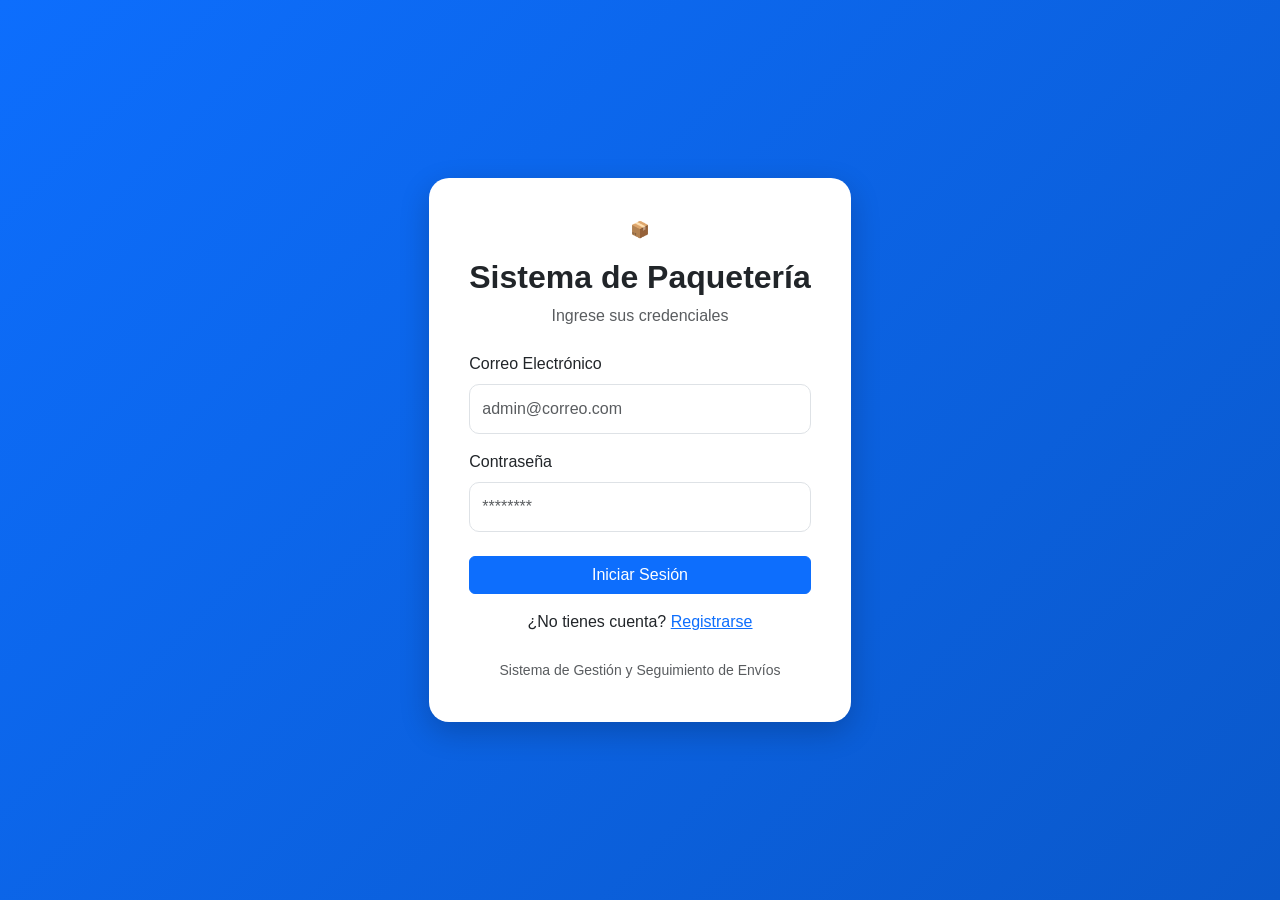
<file: login.html>
<!DOCTYPE html>
<html lang="es">
<head>
    <meta charset="UTF-8">
    <meta name="viewport" content="width=device-width, initial-scale=1.0">
    <title>Sistema de Paquetería</title>
    <link href="https://cdn.jsdelivr.net/npm/bootstrap@5.3.3/dist/css/bootstrap.min.css" rel="stylesheet">
    <link rel="stylesheet" href="css/style.css">
</head>
<body>
    <div class="contenedor-login">
        <div class="login-card">
            <div class="text-center mb-4">
                <div class="circulo-logo">📦</div>
                <h2 class="mt-3 fw-bold">Sistema de Paquetería</h2>
                <p class="text-muted">Ingrese sus credenciales</p>
            </div>
            <form onsubmit="event.preventDefault(); login();">
                <div class="mb-3">
                    <label class="form-label">Correo Electrónico</label>
                    <input type="email" id="email" class="form-control" placeholder="admin@correo.com" required>
                </div>
                <div class="mb-4">
                    <label class="form-label">Contraseña</label>
                    <input type="password" id="password" class="form-control" placeholder="********" required>
                </div>
                <button type="submit" class="btn btn-primary w-100 btn-ingresar">Iniciar Sesión</button>
            </form>
            <div class="text-center mt-3">
                ¿No tienes cuenta? <a href="registro.html">Registrarse</a>
            </div>
            <div class="text-center mt-4">
                <small class="text-muted">Sistema de Gestión y Seguimiento de Envíos</small>
            </div>
        </div>
    </div>
    <script src="js/auth.js"></script>
</body>
</html>
</file>
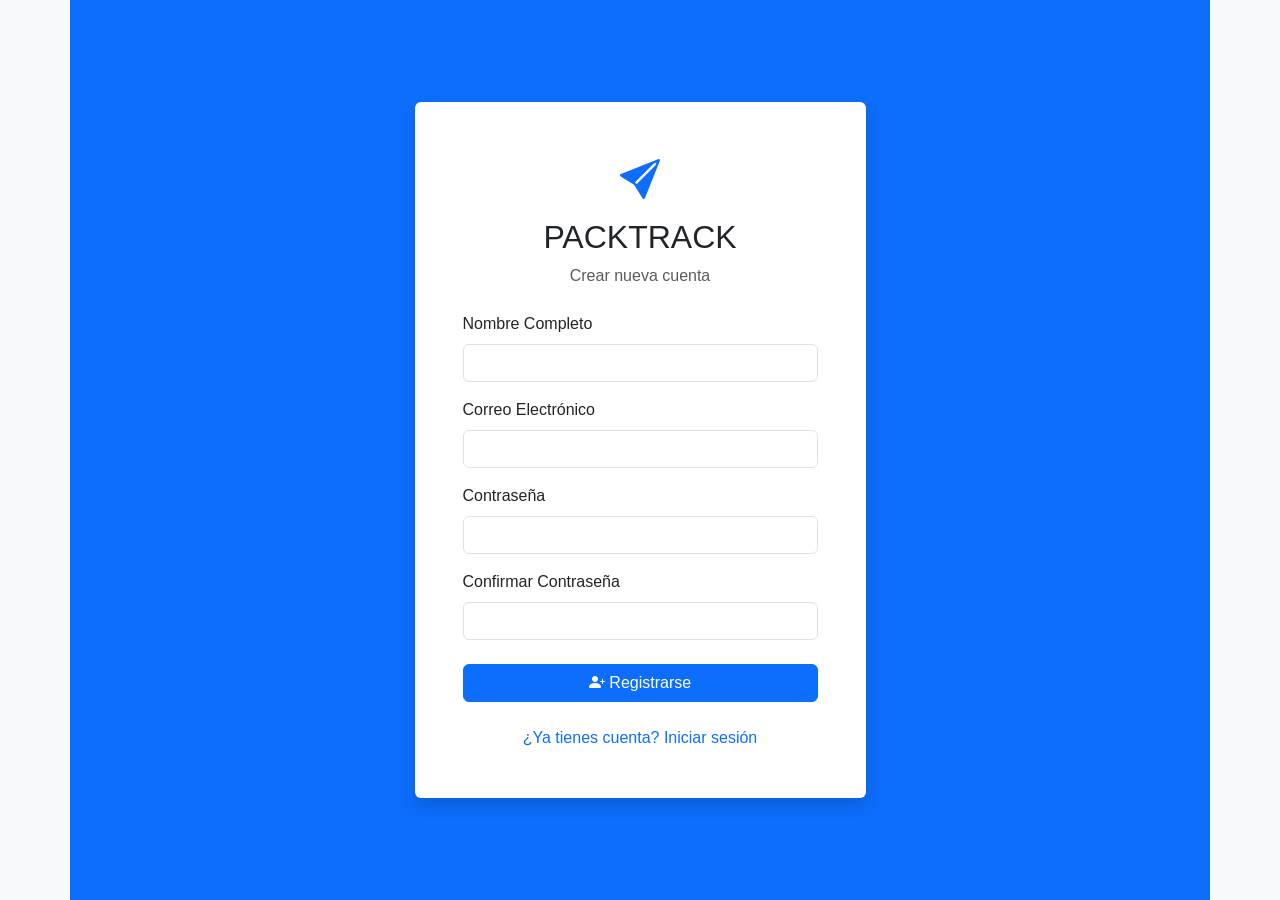
<file: registro.html>
<!DOCTYPE html>
<html lang="es">
<head>
    <meta charset="UTF-8">
    <meta name="viewport" content="width=device-width, initial-scale=1.0">
    <title>Registro | PACKTRACK</title>
    <link href="https://cdn.jsdelivr.net/npm/bootstrap@5.3.3/dist/css/bootstrap.min.css" rel="stylesheet">
    <link rel="stylesheet" href="https://cdn.jsdelivr.net/npm/bootstrap-icons@1.11.3/font/bootstrap-icons.min.css">
    <link rel="stylesheet" href="css/app.css">
</head>
<body class="bg-light">
    <div class="container" style="background-color: #0d6efd;">
        <div class="row justify-content-center align-items-center vh-100">
            <div class="col-md-5">
                <div class="card shadow border-0">
                    <div class="card-body p-5">
                        <div class="text-center mb-4">
                            <i class="bi bi-send-fill fs-1 text-primary"></i>
                            <h2 class="mt-2">PACKTRACK</h2>
                            <p class="text-muted">Crear nueva cuenta</p>
                        </div>
                        <form id="formRegistro">
                            <div class="mb-3">
                                <label class="form-label">Nombre Completo</label>
                                <input type="text" id="nombre" class="form-control" required>
                            </div>
                            <div class="mb-3">
                                <label class="form-label">Correo Electrónico</label>
                                <input type="email" id="email" class="form-control" required>
                            </div>
                            <div class="mb-3">
                                <label class="form-label">Contraseña</label>
                                <input type="password" id="password" class="form-control" required>
                            </div>
                            <div class="mb-4">
                                <label class="form-label">Confirmar Contraseña</label>
                                <input type="password" id="password_confirmation" class="form-control" required>
                            </div>
                            <button type="submit" class="btn btn-primary w-100">
                                <i class="bi bi-person-plus-fill"></i> Registrarse
                            </button>
                        </form>
                        <div class="text-center mt-4">
                            <a href="login.html" class="text-decoration-none">¿Ya tienes cuenta? Iniciar sesión</a>
                        </div>
                    </div>
                </div>
            </div>
        </div>
    </div>
    <script src="js/registro.js"></script>
</body>
</html>
</file>
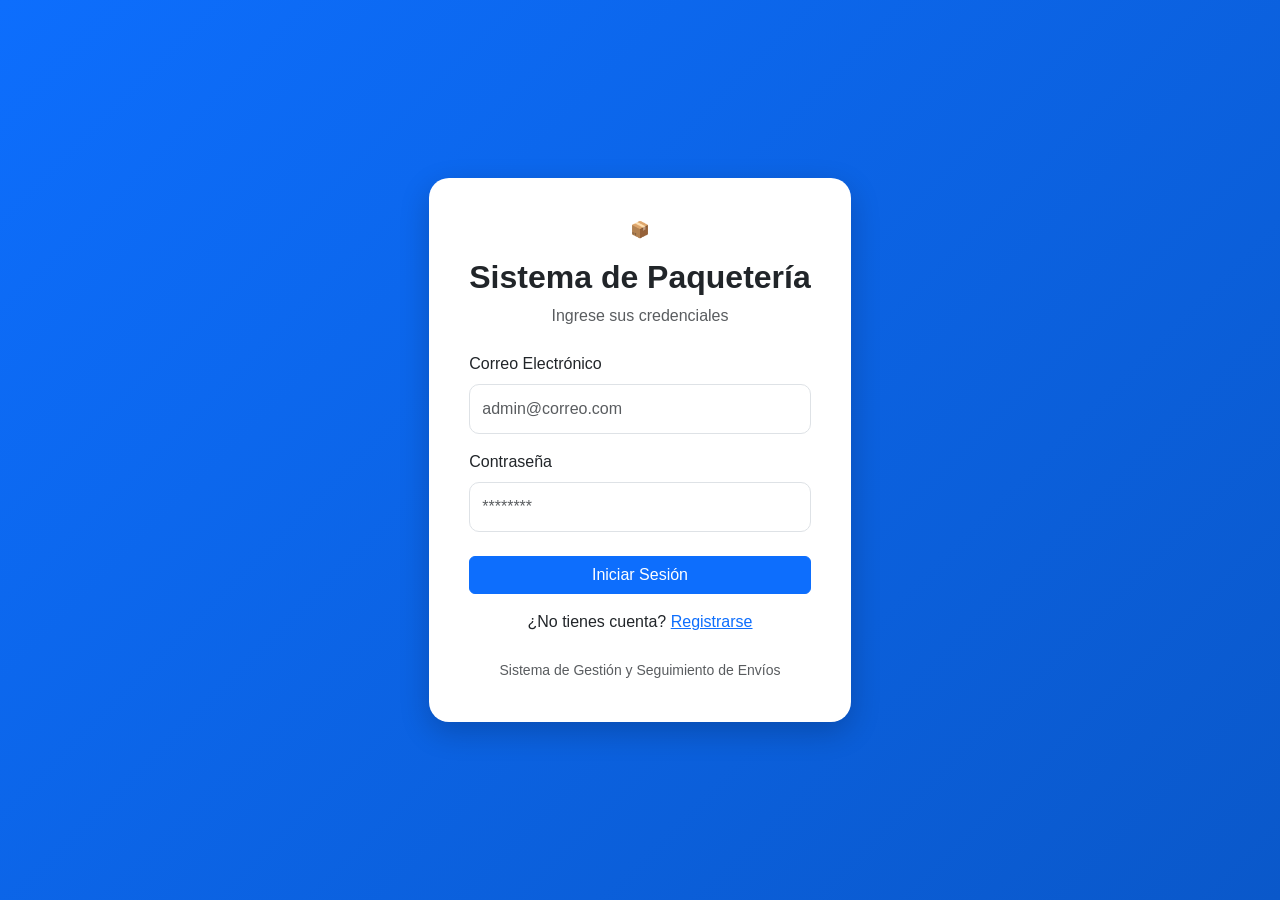
<file: cliente/cliente-dashboard.html>
<!DOCTYPE html>
<html lang="es">
<head>
    <meta charset="UTF-8">
    <meta name="viewport" content="width=device-width, initial-scale=1.0">
    <title>PACKTRACK - Panel Cliente</title>
    <link href="https://cdn.jsdelivr.net/npm/bootstrap@5.3.3/dist/css/bootstrap.min.css" rel="stylesheet">
    <link href="https://cdn.jsdelivr.net/npm/bootstrap-icons@1.11.3/font/bootstrap-icons.css" rel="stylesheet">
    <style>
        body{
            background:#f5f7fa;
        }
        .navbar-brand{
            font-weight:bold;
        }
        .tarjeta-bienvenida{
            background:linear-gradient(
                135deg,
                #0d6efd,
                #084298
            );
            color:white;
            border-radius:15px;
        }
        .tarjeta-animada{
            transition:.3s;
        }
        .tarjeta-animada:hover{
            transform:translateY(-5px);
        }
        .icono-grande{
            font-size:40px;
        }
    </style>
</head>
<body>
    <nav class="navbar navbar-expand-lg navbar-dark bg-primary shadow">
        <div class="container">
            <a class="navbar-brand" href="#">
                <i class="bi bi-send-fill"></i>
                PACKTRACK
            </a>
            <div class="ms-auto d-flex align-items-center">
                <span
                    id="nombreUsuario"
                    class="text-white me-3 fw-bold">
                </span>
                <button
                    class="btn btn-danger"
                    onclick="logout()">
                    Cerrar Sesión
                </button>
            </div>
        </div>
    </nav>
    <div class="container mt-4">
        <div class="tarjeta-bienvenida p-4 shadow">
            <h2>
                Bienvenido
                <span id="nombreBienvenida"></span>
            </h2>
            <p class="mb-0">
                Desde aquí podrás gestionar tus paquetes y consultas.
            </p>
        </div>
        <div class="row mt-4 g-4">
            <div class="col-md-4">
                <div class="card shadow tarjeta-animada">
                    <div class="card-body text-center">
                        <i class="bi bi-box-seam icono-grande text-primary"></i>
                        <h3
                            id="totalPaquetes"
                            class="mt-2">
                            0
                        </h3>
                        <p>
                            Mis Paquetes
                        </p>
                    </div>
                </div>
            </div>
            <div class="col-md-4">
                <div class="card shadow tarjeta-animada">
                    <div class="card-body text-center">
                        <i class="bi bi-truck icono-grande text-success"></i>
                        <h3
                            id="enTransito">
                            0
                        </h3>
                        <p>
                            En Tránsito
                        </p>
                    </div>
                </div>
            </div>
            <div class="col-md-4">
                <div class="card shadow tarjeta-animada">
                    <div class="card-body text-center">
                        <i class="bi bi-check-circle icono-grande text-warning"></i>
                        <h3
                            id="entregados">
                            0
                        </h3>
                        <p>Entregados</p>
                    </div>
                </div>
            </div>
        </div>
        <div class="row mt-4 g-4">
            <div class="col-md-4">
                <a href="mis-paquetes.html"
                   class="text-decoration-none">
                    <div class="card shadow tarjeta-animada">
                        <div class="card-body text-center">
                            <i class="bi bi-box icono-grande text-primary"></i>
                            <h5 class="mt-3">
                                Ver Mis Paquetes
                            </h5>
                        </div>
                    </div>
                </a>
            </div>
            <div class="col-md-4">
                <a href="mis-consultas.html"
                   class="text-decoration-none">
                    <div class="card shadow tarjeta-animada">
                        <div class="card-body text-center">
                            <i class="bi bi-chat-dots icono-grande text-success"></i>
                            <h5 class="mt-3">
                                Mis Consultas
                            </h5>
                        </div>
                    </div>
                </a>
            </div>
            <div class="col-md-4">
                <a href="perfil.html"
                   class="text-decoration-none">
                    <div class="card shadow tarjeta-animada">
                        <div class="card-body text-center">
                            <i class="bi bi-person-circle icono-grande text-warning"></i>
                            <h5 class="mt-3">
                                Mi Perfil
                            </h5>
                        </div>
                    </div>
                </a>
            </div>
        </div>
        <div class="card shadow mt-5">
            <div class="card-header bg-primary text-white">
                Últimos Paquetes
            </div>
            <div class="card-body">
                <div class="table-responsive">
                    <table class="table table-striped">
                        <thead>
                            <tr>
                                <th>Código</th>
                                <th>Título</th>
                                <th>Origen</th>
                                <th>Destino</th>
                                <th>Estado</th>
                            </tr>
                        </thead>
                        <tbody id="tablaPaquetes">
                        </tbody>
                    </table>
                </div>
            </div>
        </div>
    </div>
    <script src="../js/cliente/cliente-dashboard.js"></script>
    <script src="https://cdn.jsdelivr.net/npm/bootstrap@5.3.3/dist/js/bootstrap.bundle.min.js"></script>
</body>
</html>
</file>
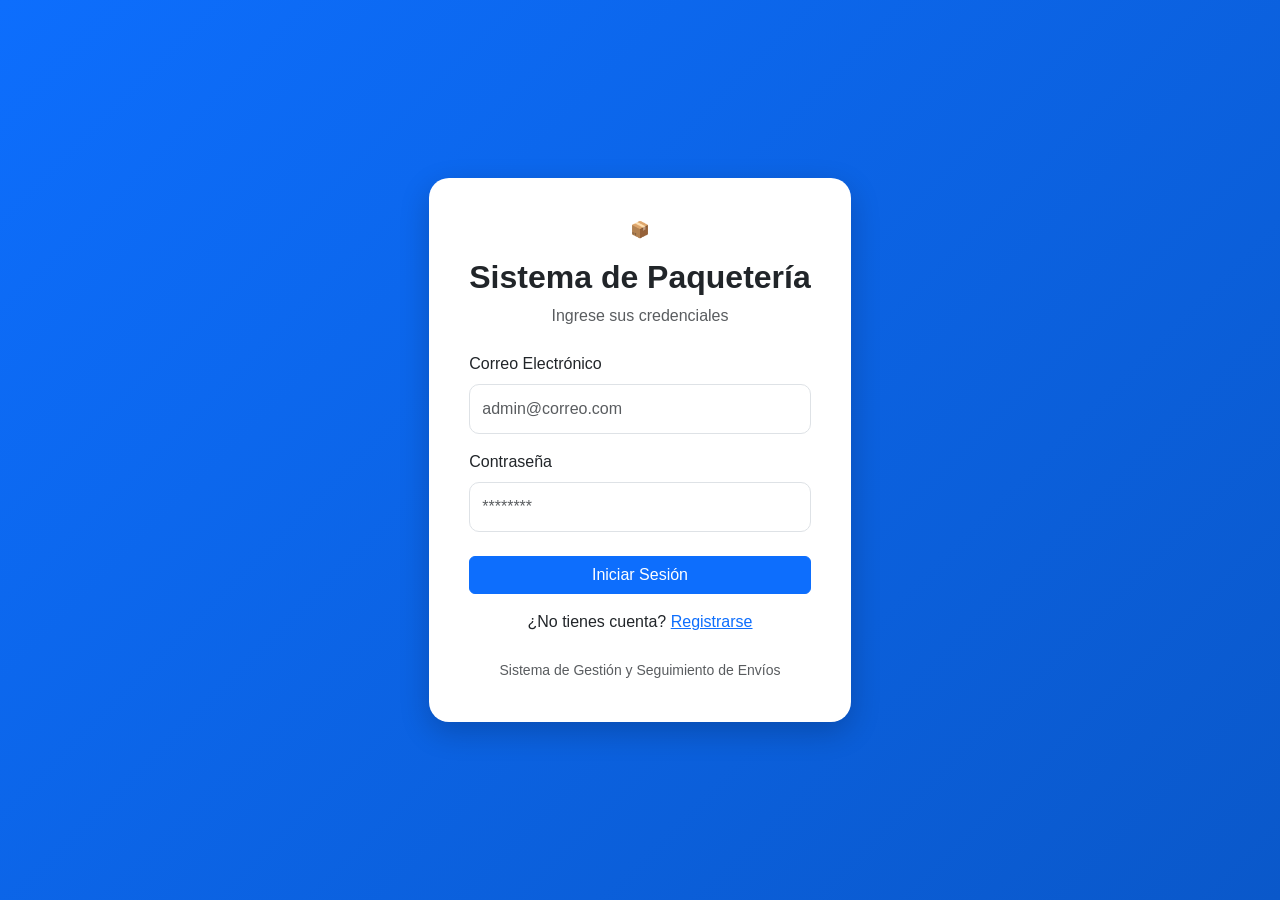
<file: cliente/mis-consultas.html>
<!DOCTYPE html>
<html lang="es">
<head>
    <meta charset="UTF-8">
    <meta name="viewport" content="width=device-width, initial-scale=1.0">
    <title>Mis Consultas - PACKTRACK</title>
    <link href="https://cdn.jsdelivr.net/npm/bootstrap@5.3.3/dist/css/bootstrap.min.css" rel="stylesheet">
    <link href="https://cdn.jsdelivr.net/npm/bootstrap-icons@1.11.3/font/bootstrap-icons.css" rel="stylesheet">
    <style>
        body {
            background: #f5f7fa;
        }
        .estado-pendiente {
            background: #ffc107;
            color: #000;
        }
        .estado-respondida {
            background: #198754;
            color: #fff;
        }
        .estado-cerrada {
            background: #dc3545;
            color: #fff;
        }
    </style>
</head>
<body>
    <nav class="navbar navbar-expand-lg navbar-dark bg-primary shadow">
        <div class="container">
            <a class="navbar-brand" href="cliente-dashboard.html">
                <i class="bi bi-send-fill"></i> PACKTRACK
            </a>
            <div class="ms-auto">
                <a href="cliente-dashboard.html" class="btn btn-light">Volver al Panel</a>
            </div>
        </div>
    </nav>

    <div class="container mt-4">
        <div class="row">
            <div class="col-lg-12">
                <div class="card shadow">
                    <div class="card-header bg-primary text-white d-flex justify-content-between align-items-center">
                        <span>Mis Consultas</span>
                        <button class="btn btn-warning" data-bs-toggle="modal" data-bs-target="#modalConsulta">Nueva Consulta</button>
                    </div>
                    <div class="card-body">
                        <div class="table-responsive">
                            <table class="table table-striped">
                                <thead>
                                    <tr>
                                        <th>ID</th>
                                        <th>Asunto</th>
                                        <th>Mensaje</th>
                                        <th>Respuesta</th>
                                        <th>Estado</th>
                                    </tr>
                                </thead>
                                <tbody id="tablaConsultas"></tbody>
                            </table>
                        </div>
                    </div>
                </div>
            </div>
        </div>
    </div>

    <div class="modal fade" id="modalConsulta" tabindex="-1">
        <div class="modal-dialog">
            <div class="modal-content">
                <div class="modal-header">
                    <h5 class="modal-title">Nueva Consulta</h5>
                    <button type="button" class="btn-close" data-bs-dismiss="modal"></button>
                </div>
                <div class="modal-body">
                    <form id="formConsulta">
                        <div class="mb-3">
                            <label class="form-label">Asunto</label>
                            <input type="text" id="asunto" class="form-control" required>
                        </div>
                        <div class="mb-3">
                            <label class="form-label">Mensaje</label>
                            <textarea id="mensaje" rows="4" class="form-control" required></textarea>
                        </div>
                        <button class="btn btn-primary w-100" type="submit">Enviar Consulta</button>
                    </form>
                </div>
            </div>
        </div>
    </div>

    <script src="../js/cliente/mis-consultas.js"></script>
    <script src="https://cdn.jsdelivr.net/npm/bootstrap@5.3.3/dist/js/bootstrap.bundle.min.js"></script>
</body>
</html>
</file>
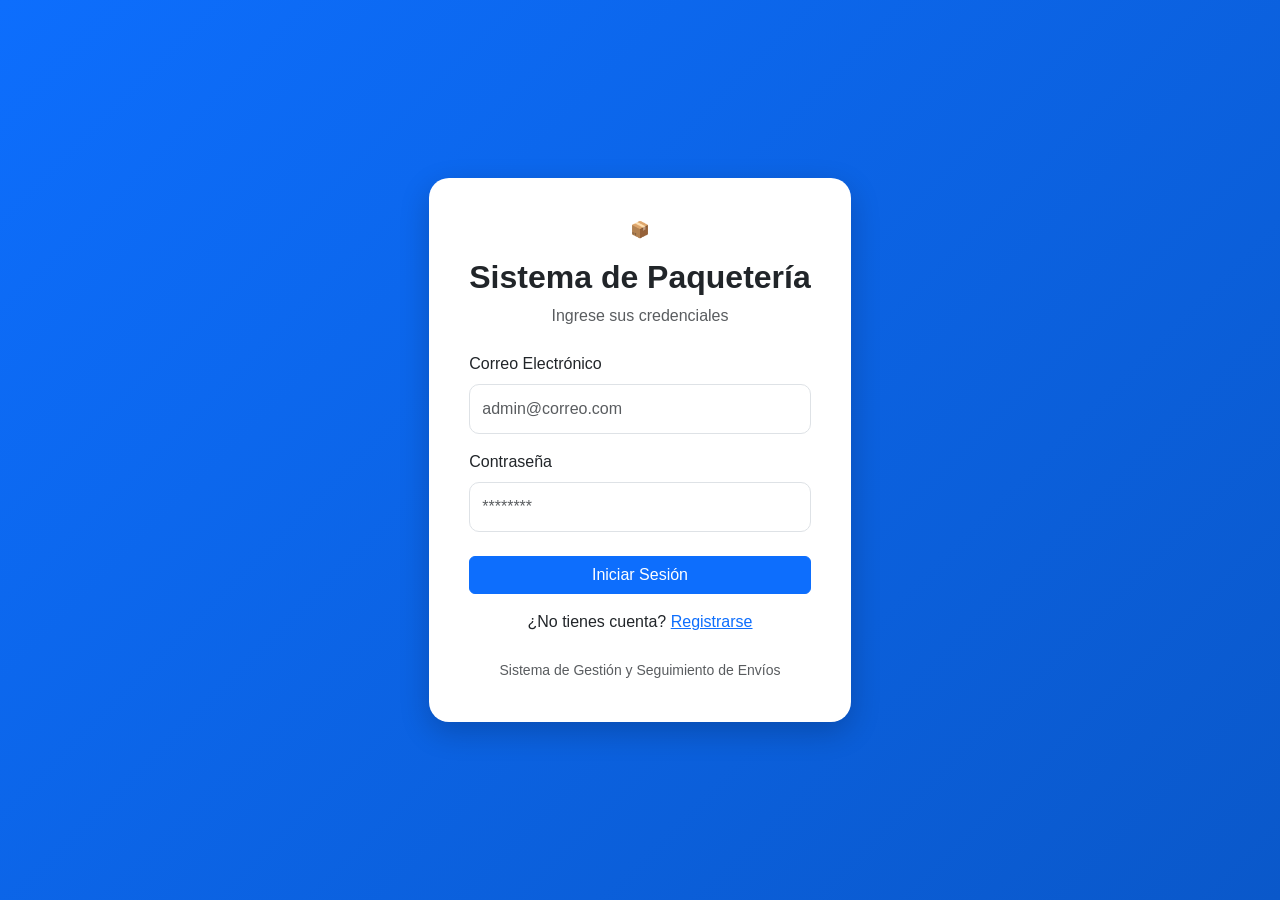
<file: cliente/mis-paquetes.html>
<!DOCTYPE html>
<html lang="es">
<head>
    <meta charset="UTF-8">
    <meta name="viewport" content="width=device-width, initial-scale=1.0">
    <title>Mis Paquetes - PACKTRACK</title>
    <link href="https://cdn.jsdelivr.net/npm/bootstrap@5.3.3/dist/css/bootstrap.min.css" rel="stylesheet">
    <link href="https://cdn.jsdelivr.net/npm/bootstrap-icons@1.11.3/font/bootstrap-icons.css" rel="stylesheet">
    <style>
        body {
            background: #f5f7fa;
        }
        .tarjeta-resumen {
            border: none;
            transition: .3s;
        }
        .tarjeta-resumen:hover {
            transform: translateY(-5px);
        }
        .estado {
            font-weight: bold;
        }
        .linea-tiempo-item {
            border-left: 3px solid #0d6efd;
            padding-left: 15px;
            margin-bottom: 15px;
        }
    </style>
</head>
<body>
    <nav class="navbar navbar-expand-lg navbar-dark bg-primary shadow">
        <div class="container">
            <a class="navbar-brand" href="cliente-dashboard.html">
                <i class="bi bi-send-fill"></i> PACKTRACK
            </a>
            <div class="ms-auto">
                <a href="cliente-dashboard.html" class="btn btn-light">Volver al Panel</a>
            </div>
        </div>
    </nav>

    <div class="container mt-4">
        <div class="row g-4">
            <div class="col-md-4">
                <div class="card shadow tarjeta-resumen">
                    <div class="card-body text-center">
                        <i class="bi bi-box-seam fs-1 text-primary"></i>
                        <h3 id="totalPaquetes">0</h3>
                        <p>Total de Paquetes</p>
                    </div>
                </div>
            </div>
            <div class="col-md-4">
                <div class="card shadow tarjeta-resumen">
                    <div class="card-body text-center">
                        <i class="bi bi-truck fs-1 text-success"></i>
                        <h3 id="enTransito">0</h3>
                        <p>En Tránsito</p>
                    </div>
                </div>
            </div>
            <div class="col-md-4">
                <div class="card shadow tarjeta-resumen">
                    <div class="card-body text-center">
                        <i class="bi bi-check-circle fs-1 text-warning"></i>
                        <h3 id="entregados">0</h3>
                        <p>Entregados</p>
                    </div>
                </div>
            </div>
        </div>

        <div class="card shadow mt-4">
            <div class="card-header bg-primary text-white">Mis Paquetes</div>
            <div class="card-body">
                <div class="row mb-3">
                    <div class="col-md-6">
                        <input type="text" id="buscar" class="form-control" placeholder="Buscar por código o título">
                    </div>
                </div>
                <div class="table-responsive">
                    <table class="table table-striped table-hover">
                        <thead>
                            <tr>
                                <th>Código</th>
                                <th>Título</th>
                                <th>Origen</th>
                                <th>Destino</th>
                                <th>Salida</th>
                                <th>Entrega</th>
                                <th>Estado</th>
                                <th>Acciones</th>
                            </tr>
                        </thead>
                        <tbody id="tablaPaquetes"></tbody>
                    </table>
                </div>
            </div>
        </div>
    </div>

    <div class="modal fade" id="modalHistorial" tabindex="-1">
        <div class="modal-dialog modal-lg">
            <div class="modal-content">
                <div class="modal-header">
                    <h5 class="modal-title">Historial de Seguimiento</h5>
                    <button class="btn-close" data-bs-dismiss="modal"></button>
                </div>
                <div class="modal-body">
                    <div id="historialContainer"></div>
                </div>
            </div>
        </div>
    </div>

    <script src="../js/cliente/mis-paquetes.js"></script>
    <script src="https://cdn.jsdelivr.net/npm/bootstrap@5.3.3/dist/js/bootstrap.bundle.min.js"></script>
</body>
</html>
</file>
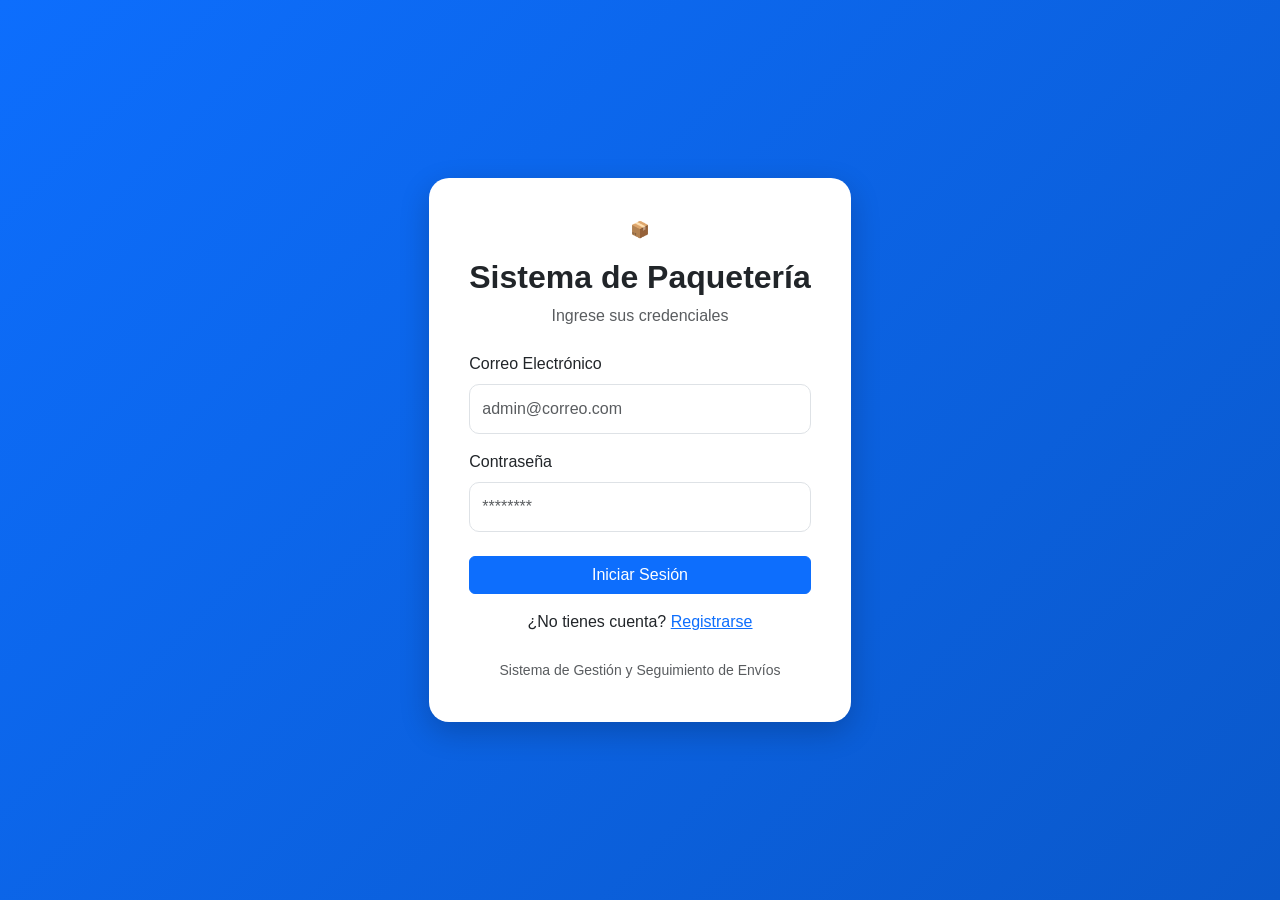
<file: cliente/perfil.html>
<!DOCTYPE html>
<html lang="es">
<head>
    <meta charset="UTF-8">
    <meta name="viewport" content="width=device-width, initial-scale=1.0">
    <title>Mi Perfil - PACKTRACK</title>
    <link href="https://cdn.jsdelivr.net/npm/bootstrap@5.3.3/dist/css/bootstrap.min.css" rel="stylesheet">
    <link href="https://cdn.jsdelivr.net/npm/bootstrap-icons@1.11.3/font/bootstrap-icons.css" rel="stylesheet">
    <style>
        body {
            background: #f5f7fa;
        }
        .tarjeta-perfil {
            border: none;
            border-radius: 15px;
        }
        .avatar {
            width: 120px;
            height: 120px;
            border-radius: 50%;
            background: #0d6efd;
            color: white;
            display: flex;
            align-items: center;
            justify-content: center;
            font-size: 60px;
            margin: auto;
        }
    </style>
</head>
<body>
    <nav class="navbar navbar-expand-lg navbar-dark bg-primary shadow">
        <div class="container">
            <a class="navbar-brand" href="cliente-dashboard.html">
                <i class="bi bi-send-fill"></i> PACKTRACK
            </a>
            <div class="ms-auto">
                <a href="cliente-dashboard.html" class="btn btn-light">Volver al Panel</a>
            </div>
        </div>
    </nav>

    <div class="container mt-5">
        <div class="row justify-content-center">
            <div class="col-lg-8">
                <div class="card shadow tarjeta-perfil">
                    <div class="card-body p-5">
                        <div class="text-center">
                            <div class="avatar">
                                <i class="bi bi-person-fill"></i>
                            </div>
                            <h2 id="nombreTitulo" class="mt-3"></h2>
                            <p id="correoTitulo" class="text-muted"></p>
                        </div>
                        <hr>
                        <form id="formPerfil">
                            <div class="row">
                                <div class="col-md-6 mb-3">
                                    <label class="form-label">Nombre</label>
                                    <input type="text" id="nombre" class="form-control">
                                </div>
                                <div class="col-md-6 mb-3">
                                    <label class="form-label">Correo Electrónico</label>
                                    <input type="email" id="email" class="form-control">
                                </div>
                            </div>
                            <div class="row">
                                <div class="col-md-6 mb-3">
                                    <label class="form-label">Rol</label>
                                    <input type="text" id="rol" class="form-control" readonly>
                                </div>
                                <div class="col-md-6 mb-3">
                                    <label class="form-label">ID Usuario</label>
                                    <input type="text" id="usuarioId" class="form-control" readonly>
                                </div>
                            </div>
                            <div class="mb-3">
                                <label class="form-label">Fecha de Registro</label>
                                <input type="text" id="fechaRegistro" class="form-control" readonly>
                            </div>
                            <button type="submit" class="btn btn-primary">Actualizar Perfil</button>
                        </form>
                        <div id="mensaje" class="mt-3"></div>
                    </div>
                </div>
            </div>
        </div>
    </div>

    <script src="../js/cliente/perfil.js"></script>
    <script src="https://cdn.jsdelivr.net/npm/bootstrap@5.3.3/dist/js/bootstrap.bundle.min.js"></script>
</body>
</html>
</file>
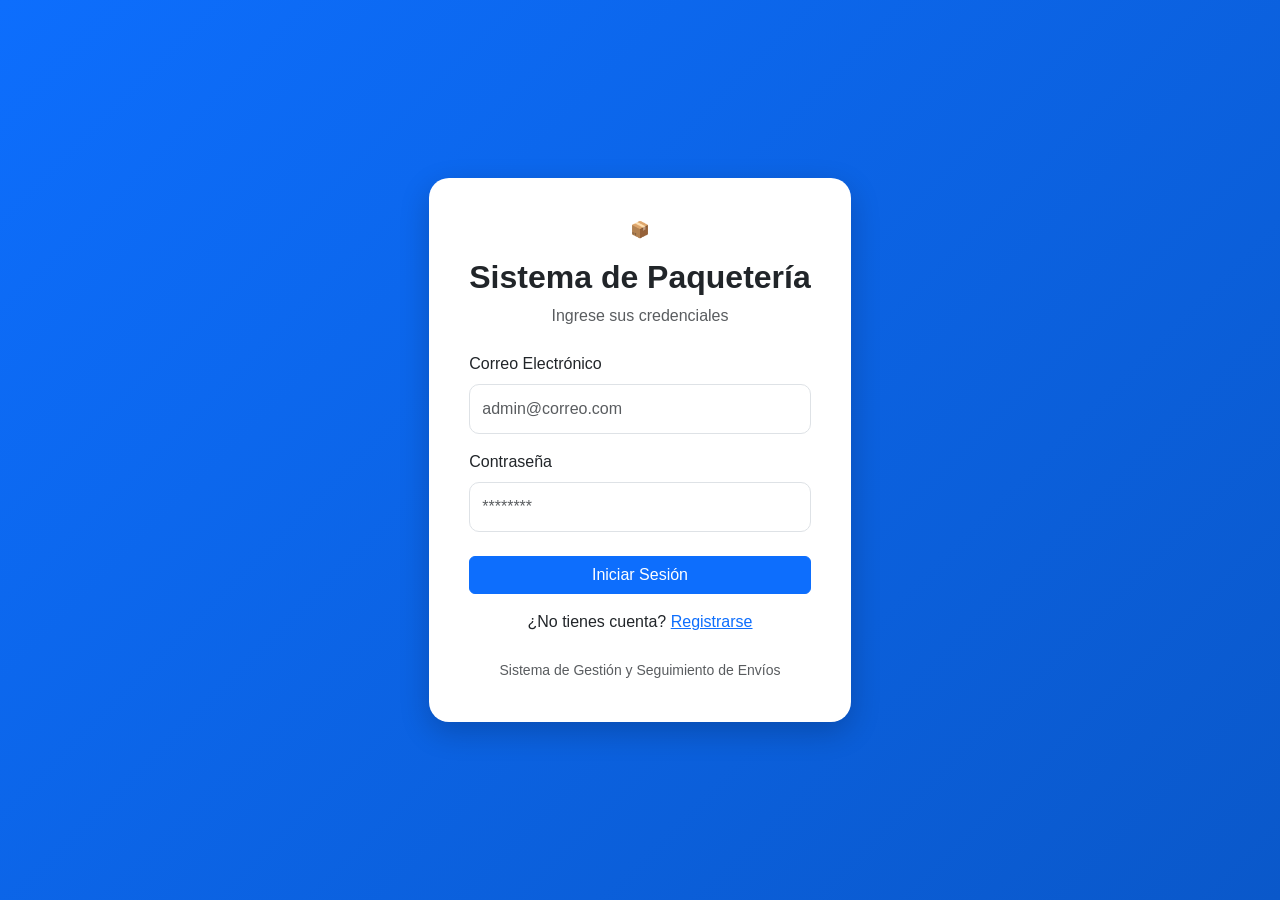
<file: cliente/seguimiento.html>
<!DOCTYPE html>
<html lang="es">
<head>
    <meta charset="UTF-8">
    <meta name="viewport" content="width=device-width, initial-scale=1.0">
    <title>Seguimiento de Paquetes - PACKTRACK</title>
    <link href="https://cdn.jsdelivr.net/npm/bootstrap@5.3.3/dist/css/bootstrap.min.css" rel="stylesheet">
    <link href="https://cdn.jsdelivr.net/npm/bootstrap-icons@1.11.3/font/bootstrap-icons.css" rel="stylesheet">
    <style>
        body {
            background: #f5f7fa;
        }
        .linea-tiempo-item {
            border-left: 4px solid #0d6efd;
            padding-left: 15px;
            margin-bottom: 20px;
        }
        .encabezado-seguimiento {
            background: linear-gradient(135deg, #0d6efd, #084298);
            color: white;
            border-radius: 15px;
        }
    </style>
</head>
<body>
    <nav class="navbar navbar-expand-lg navbar-dark bg-primary shadow">
        <div class="container">
            <a class="navbar-brand" href="cliente-dashboard.html">
                <i class="bi bi-send-fill"></i> PACKTRACK
            </a>
            <div class="ms-auto">
                <a href="cliente-dashboard.html" class="btn btn-light">Volver al Panel</a>
            </div>
        </div>
    </nav>

    <div class="container mt-4">
        <div class="encabezado-seguimiento p-4 shadow">
            <h2>Seguimiento de Paquetes</h2>
            <p class="mb-0">Consulta el estado actual de tus envíos.</p>
        </div>

        <div class="card shadow mt-4">
            <div class="card-body">
                <div class="row">
                    <div class="col-md-10">
                        <input type="text" id="codigoSeguimiento" class="form-control" placeholder="Ingrese código de seguimiento">
                    </div>
                    <div class="col-md-2">
                        <button id="btnBuscar" class="btn btn-primary w-100">Buscar</button>
                    </div>
                </div>
            </div>
        </div>

        <div id="resultado" class="mt-4" style="display:none;">
            <div class="card shadow">
                <div class="card-header bg-primary text-white">Información del Paquete</div>
                <div class="card-body">
                    <div class="row">
                        <div class="col-md-6">
                            <p><strong>Código:</strong> <span id="infoCodigo"></span></p>
                            <p><strong>Título:</strong> <span id="infoTitulo"></span></p>
                            <p><strong>Estado:</strong> <span id="infoEstado"></span></p>
                        </div>
                        <div class="col-md-6">
                            <p><strong>Origen:</strong> <span id="infoOrigen"></span></p>
                            <p><strong>Destino:</strong> <span id="infoDestino"></span></p>
                            <p><strong>Entrega:</strong> <span id="infoEntrega"></span></p>
                        </div>
                    </div>
                </div>
            </div>

            <div class="card shadow mt-4">
                <div class="card-header bg-success text-white">Historial de Seguimiento</div>
                <div class="card-body">
                    <div id="historialContainer"></div>
                </div>
            </div>
        </div>
    </div>

    <script src="../js/cliente/seguimiento.js"></script>
    <script src="https://cdn.jsdelivr.net/npm/bootstrap@5.3.3/dist/js/bootstrap.bundle.min.js"></script>
</body>
</html>
</file>
<file: css/style.css>
body {

    margin: 0;
    padding: 0;

    min-height: 100vh;

    display: flex;
    justify-content: center;
    align-items: center;

    background:
        linear-gradient(
            135deg,
            #0d6efd,
            #0a58ca
        );

    font-family: Arial, Helvetica, sans-serif;
}

.login-container {

    width: 100%;
    max-width: 450px;

    padding: 20px;
}

.login-card {

    background: rgb(255, 255, 255);

    padding: 40px;

    border-radius: 20px;

    box-shadow:
        0 10px 30px rgba(0,0,0,.2);
}

.logo-circle {

    width: 90px;
    height: 90px;

    margin: auto;

    border-radius: 50%;

    background: #0d6efd;

    display: flex;
    justify-content: center;
    align-items: center;

    font-size: 40px;

    color: white;
}

.form-control {

    height: 50px;
    border-radius: 10px;
}

.btn-login {

    height: 50px;

    font-weight: bold;

    border-radius: 10px;

    transition: .3s;
}

.btn-login:hover {

    transform: translateY(-2px);

    box-shadow:
        0 5px 15px rgba(13,110,253,.4);
}
</file>
<file: css/app.css>
body {
    background: #f4f6f9;
    font-family: 'Segoe UI', sans-serif;
}
.envoltura {
    display: flex;
    min-height: 100vh;
}
.barra-lateral {
    width: 260px;
    background: #0d6efd;
    color: white;
    padding: 20px;
}
.barra-lateral h3 {
    text-align: center;
    margin-bottom: 30px;
}
.barra-lateral a {
    display: block;
    color: white;
    text-decoration: none;
    padding: 12px;
    margin-bottom: 8px;
    border-radius: 8px;
    transition: .3s;
}
.barra-lateral a:hover {
    background: rgba(255, 255, 255, .15);
}
.contenido {
    flex: 1;
    padding: 30px;
}
.titulo-pagina {
    font-size: 28px;
    font-weight: bold;
    margin-bottom: 20px;
}
.tarjeta-personalizada {
    background: white;
    border: none;
    border-radius: 15px;
    box-shadow: 0 4px 15px rgba(0, 0, 0, .08);
}
.table thead {
    background: #0d6efd;
    color: white;
}
.insignia-personalizada {
    background: #0d6efd;
    color: white;
    padding: 8px 12px;
    border-radius: 20px;
}
</file>
